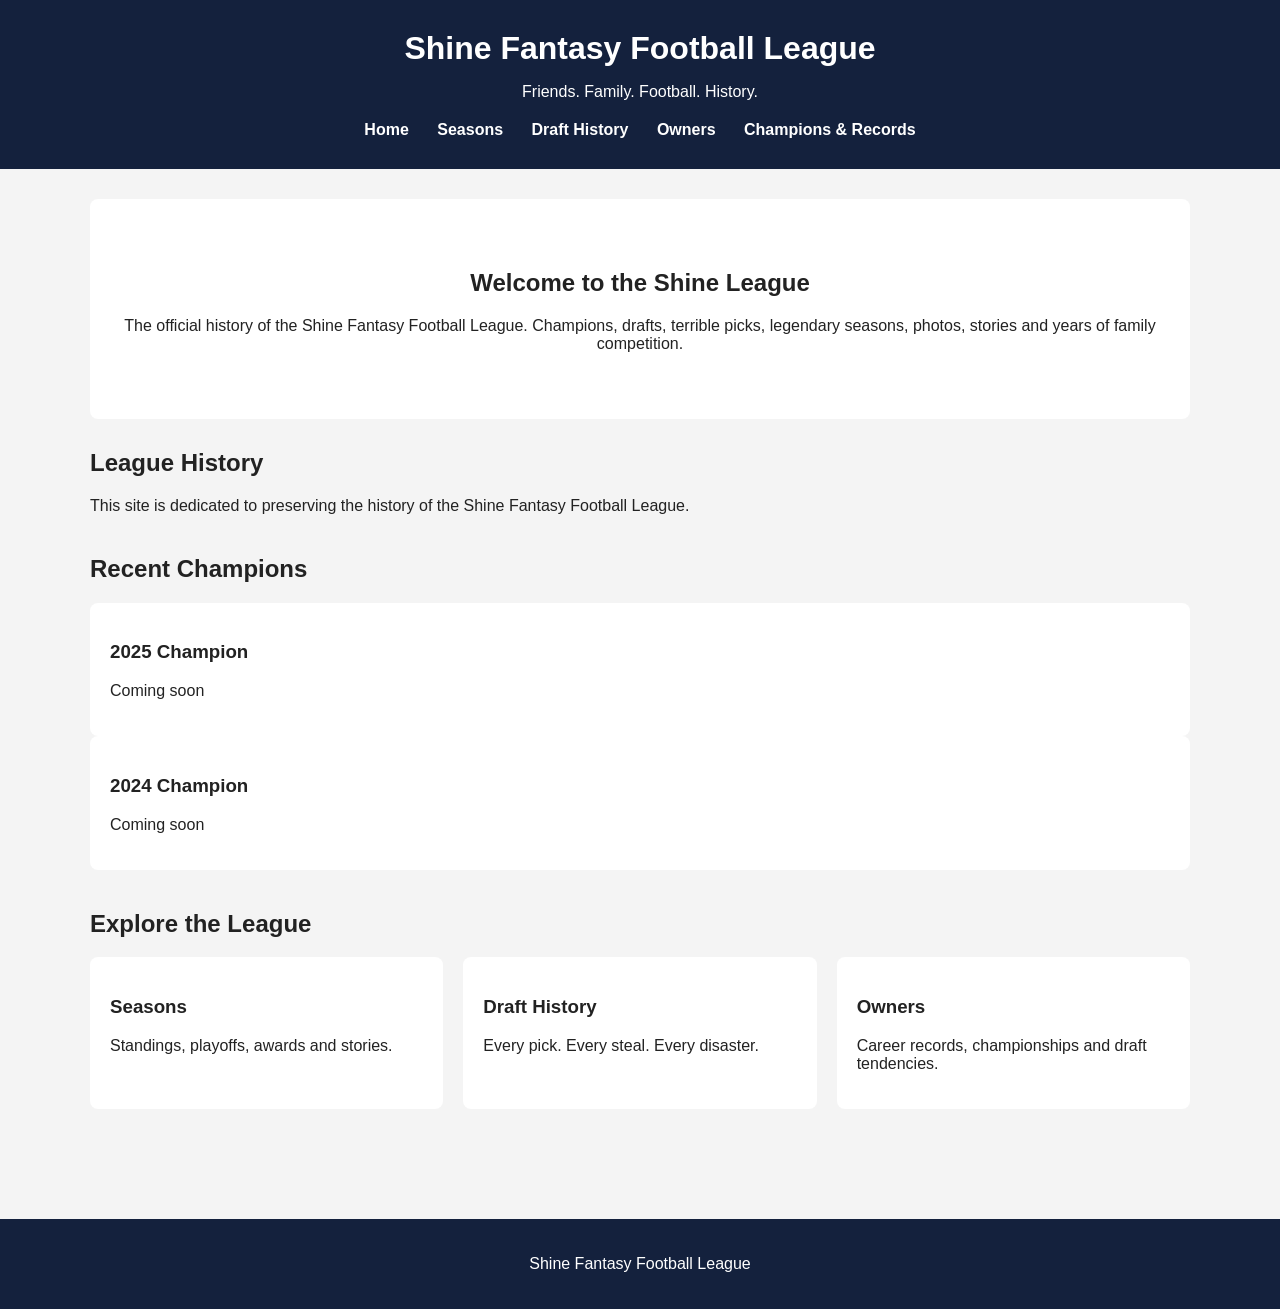
<file: index.html>
<!DOCTYPE html>
<html lang="en">
<head>
  <meta charset="UTF-8">
  <meta name="viewport" content="width=device-width, initial-scale=1.0">

  <title>Shine Fantasy Football League</title>

  <link rel="stylesheet" href="style.css">
</head>

<body>

  <header>
    <h1>Shine Fantasy Football League</h1>
    <p>Friends. Family. Football. History.</p>

    <nav>
      <a href="index.html">Home</a>
      <a href="seasons.html">Seasons</a>
      <a href="drafts.html">Draft History</a>
      <a href="owners.html">Owners</a>
      <a href="champions.html">Champions & Records</a>
    </nav>
  </header>

  <main>

    <section class="hero">
      <h2>Welcome to the Shine League</h2>

      <p>
        The official history of the Shine Fantasy Football League.
        Champions, drafts, terrible picks, legendary seasons,
        photos, stories and years of family competition.
      </p>
    </section>

    <section>
      <h2>League History</h2>

      <p>
        This site is dedicated to preserving the history of the
        Shine Fantasy Football League.
      </p>
    </section>

    <section>
      <h2>Recent Champions</h2>

      <div class="card">
        <h3>2025 Champion</h3>
        <p>Coming soon</p>
      </div>

      <div class="card">
        <h3>2024 Champion</h3>
        <p>Coming soon</p>
      </div>
    </section>

    <section>
      <h2>Explore the League</h2>

      <div class="cards">

        <div class="card">
          <h3>Seasons</h3>
          <p>Standings, playoffs, awards and stories.</p>
        </div>

        <div class="card">
          <h3>Draft History</h3>
          <p>Every pick. Every steal. Every disaster.</p>
        </div>

        <div class="card">
          <h3>Owners</h3>
          <p>Career records, championships and draft tendencies.</p>
        </div>

      </div>
    </section>

  </main>

  <footer>
    <p>Shine Fantasy Football League</p>
  </footer>

</body>
</html>
</file>
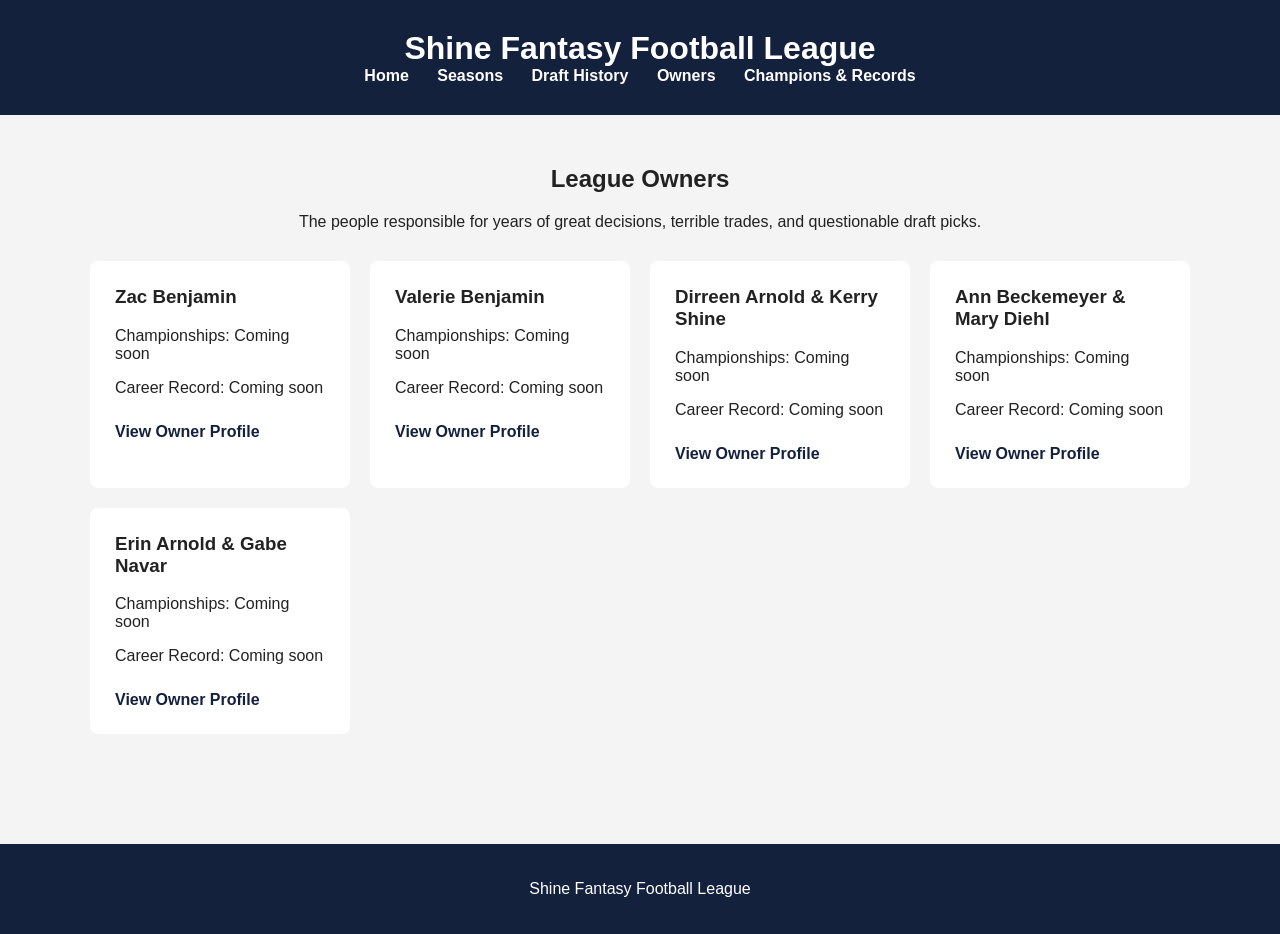
<file: owners.html>
<!DOCTYPE html>
<html lang="en">
<head>
  <meta charset="UTF-8">
  <meta name="viewport" content="width=device-width, initial-scale=1.0">
  <title>Owners | Shine Fantasy Football League</title>
  <link rel="stylesheet" href="style.css">
</head>

<body>

  <header>
    <h1>Shine Fantasy Football League</h1>

    <nav>
      <a href="index.html">Home</a>
      <a href="seasons.html">Seasons</a>
      <a href="drafts.html">Draft History</a>
      <a href="owners.html">Owners</a>
      <a href="champions.html">Champions & Records</a>
    </nav>
  </header>

  <main>

    <section class="page-title">
      <h2>League Owners</h2>
      <p>The people responsible for years of great decisions, terrible trades, and questionable draft picks.</p>
    </section>

    <section class="owner-grid">

      <div class="owner-card">
        <h3>Zac Benjamin</h3>
        <p>Championships: Coming soon</p>
        <p>Career Record: Coming soon</p>
        <a href="owners/zac.html">View Owner Profile</a>
      </div>

      <div class="owner-card">
        <h3>Valerie Benjamin</h3>
        <p>Championships: Coming soon</p>
        <p>Career Record: Coming soon</p>
        <a href="owners/valerie.html">View Owner Profile</a>
      </div>

      <div class="owner-card">
        <h3>Dirreen Arnold & Kerry Shine</h3>
        <p>Championships: Coming soon</p>
        <p>Career Record: Coming soon</p>
        <a href="owners/dirreen-kerry.html">View Owner Profile</a>
      </div>

      <div class="owner-card">
        <h3>Ann Beckemeyer & Mary Diehl</h3>
        <p>Championships: Coming soon</p>
        <p>Career Record: Coming soon</p>
        <a href="owners/ann-mary.html">View Owner Profile</a>
      </div>

      <div class="owner-card">
        <h3>Erin Arnold & Gabe Navar</h3>
        <p>Championships: Coming soon</p>
        <p>Career Record: Coming soon</p>
        <a href="owners/erin-gabe.html">View Owner Profile</a>
      </div>

    </section>

  </main>

  <footer>
    <p>Shine Fantasy Football League</p>
  </footer>

</body>
</html>
</file>
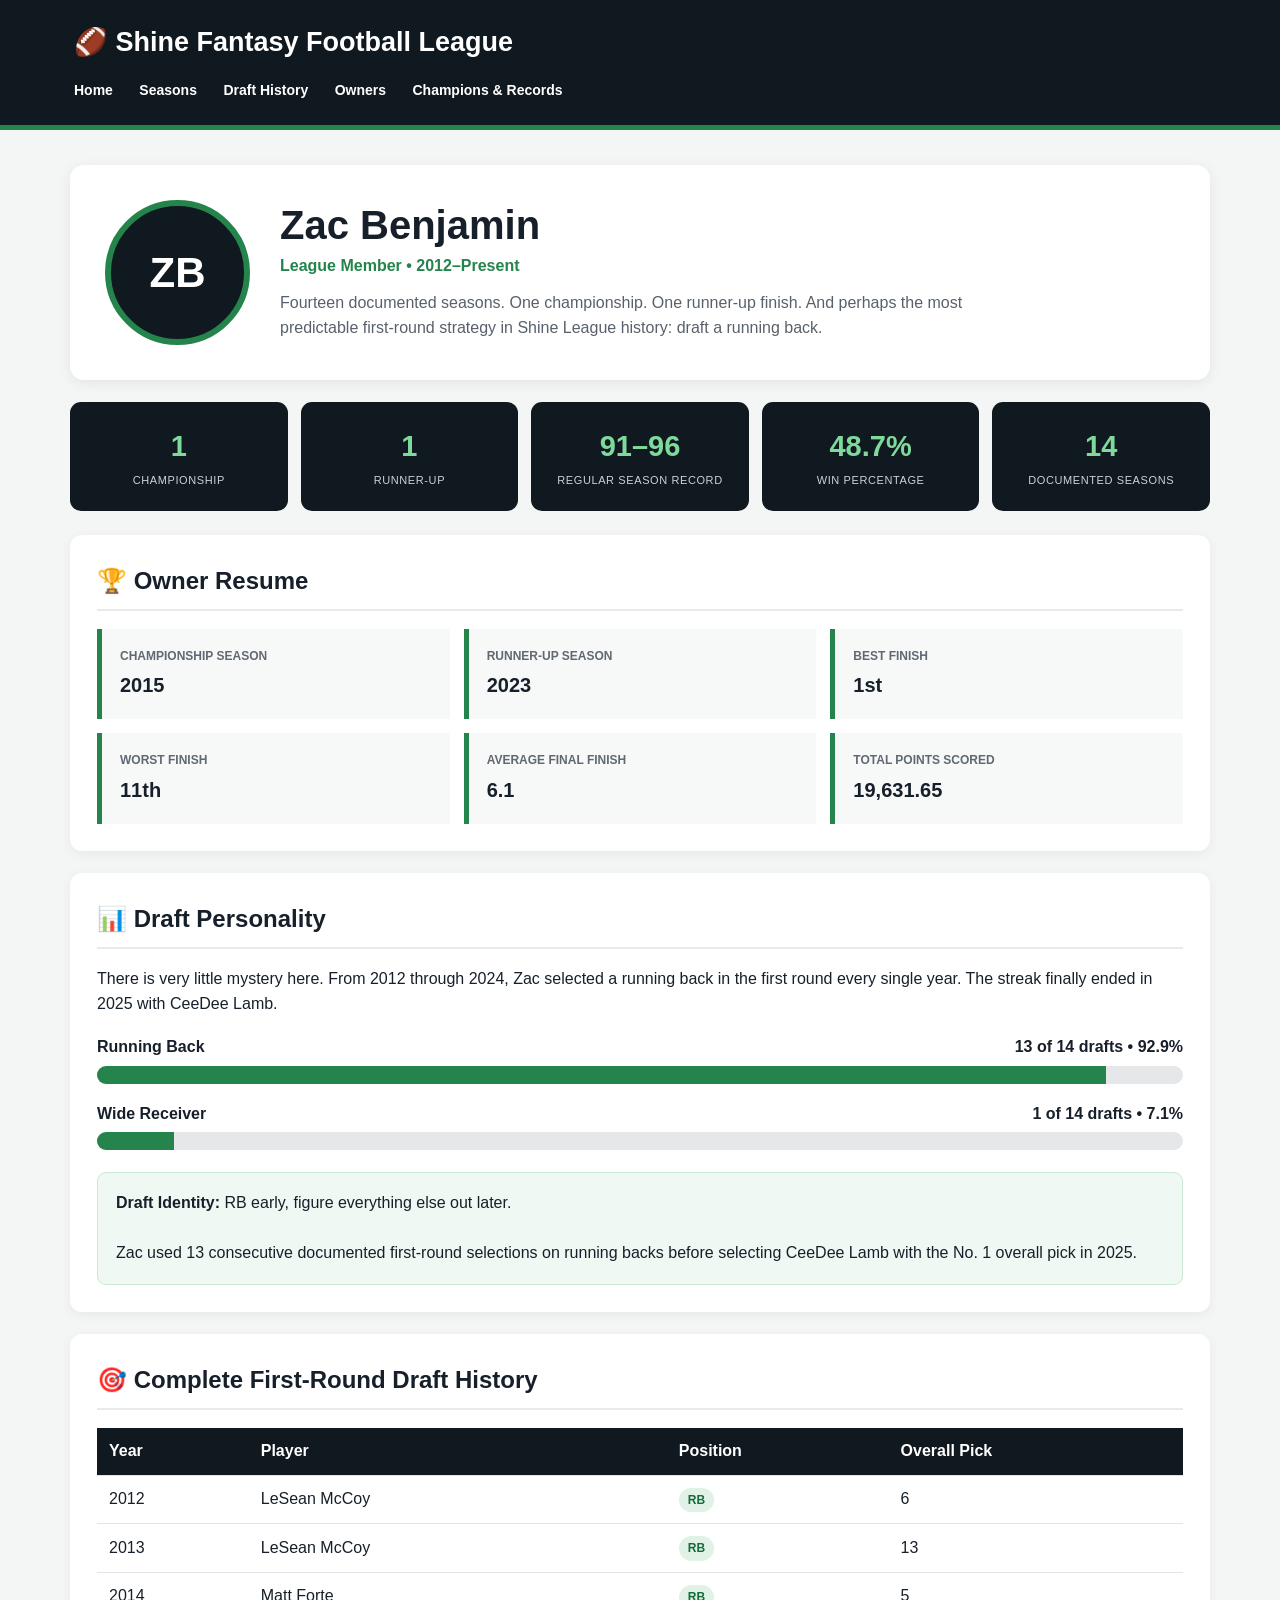
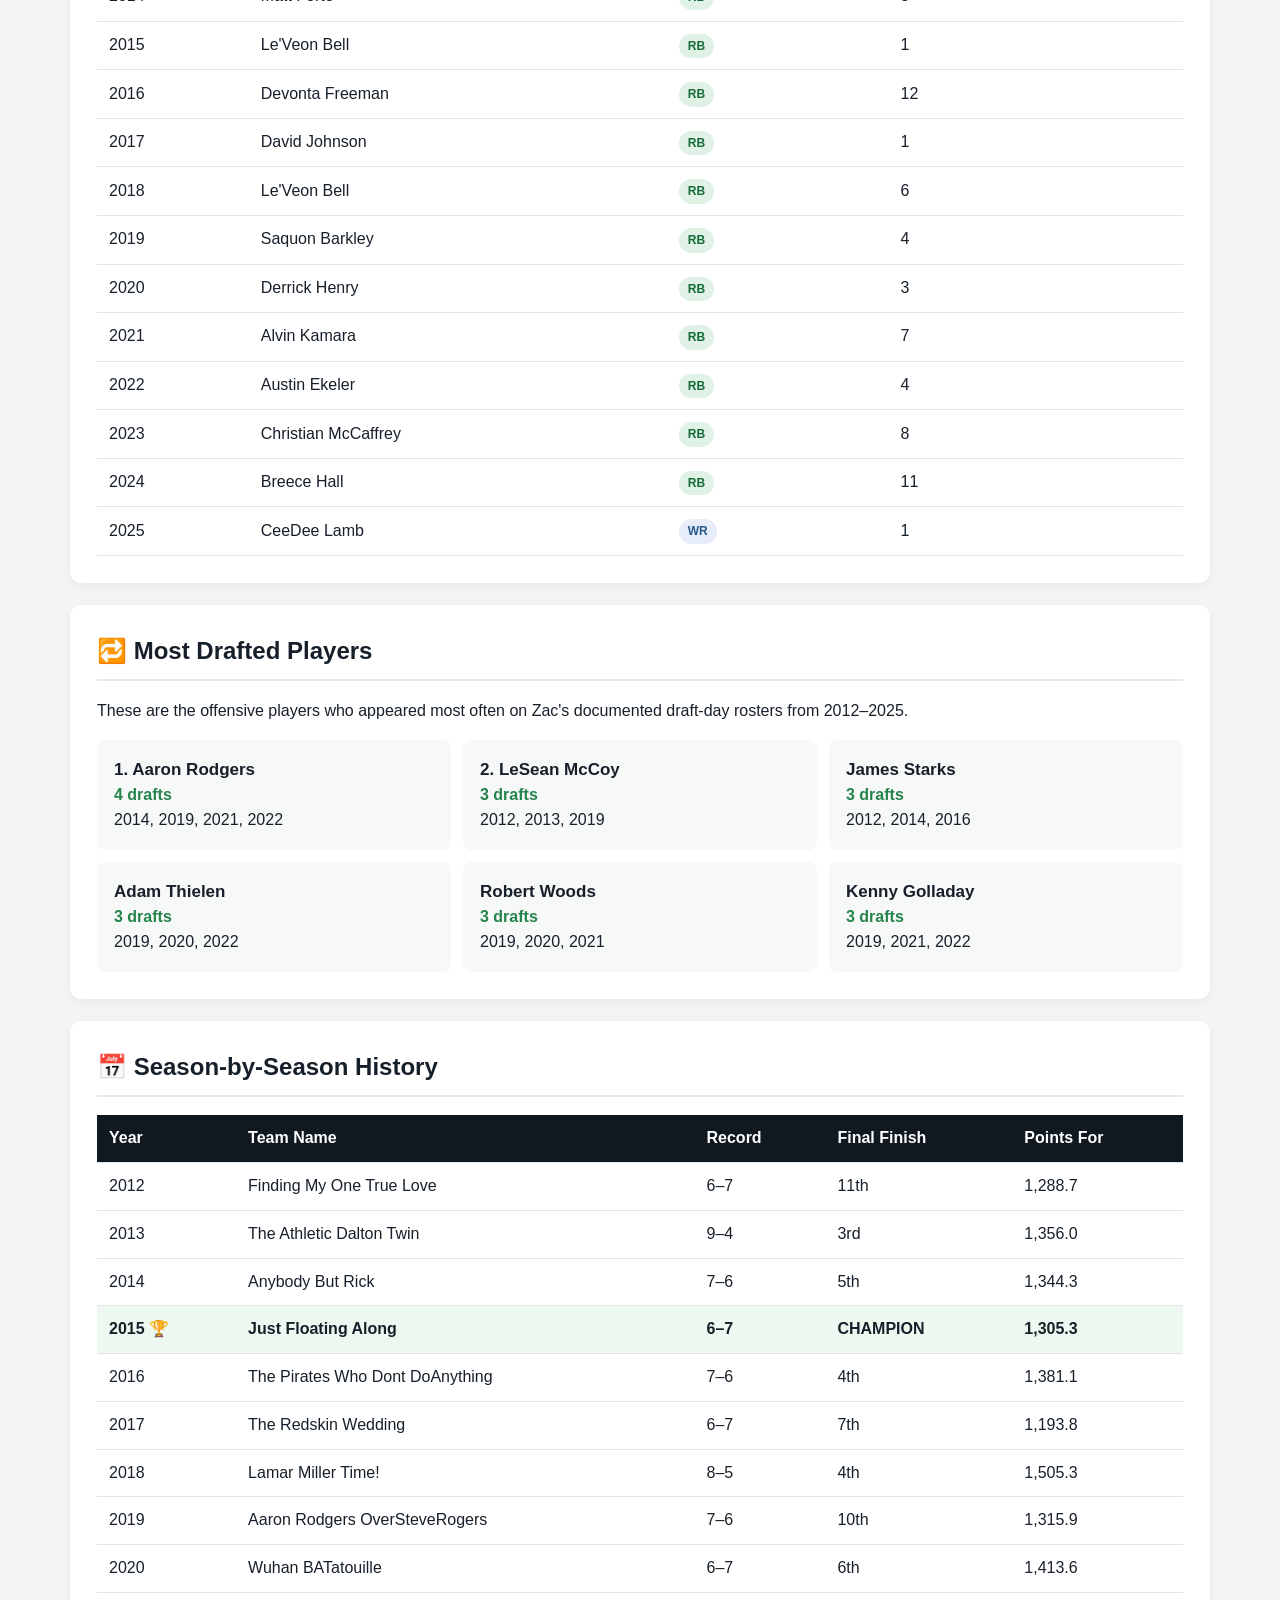
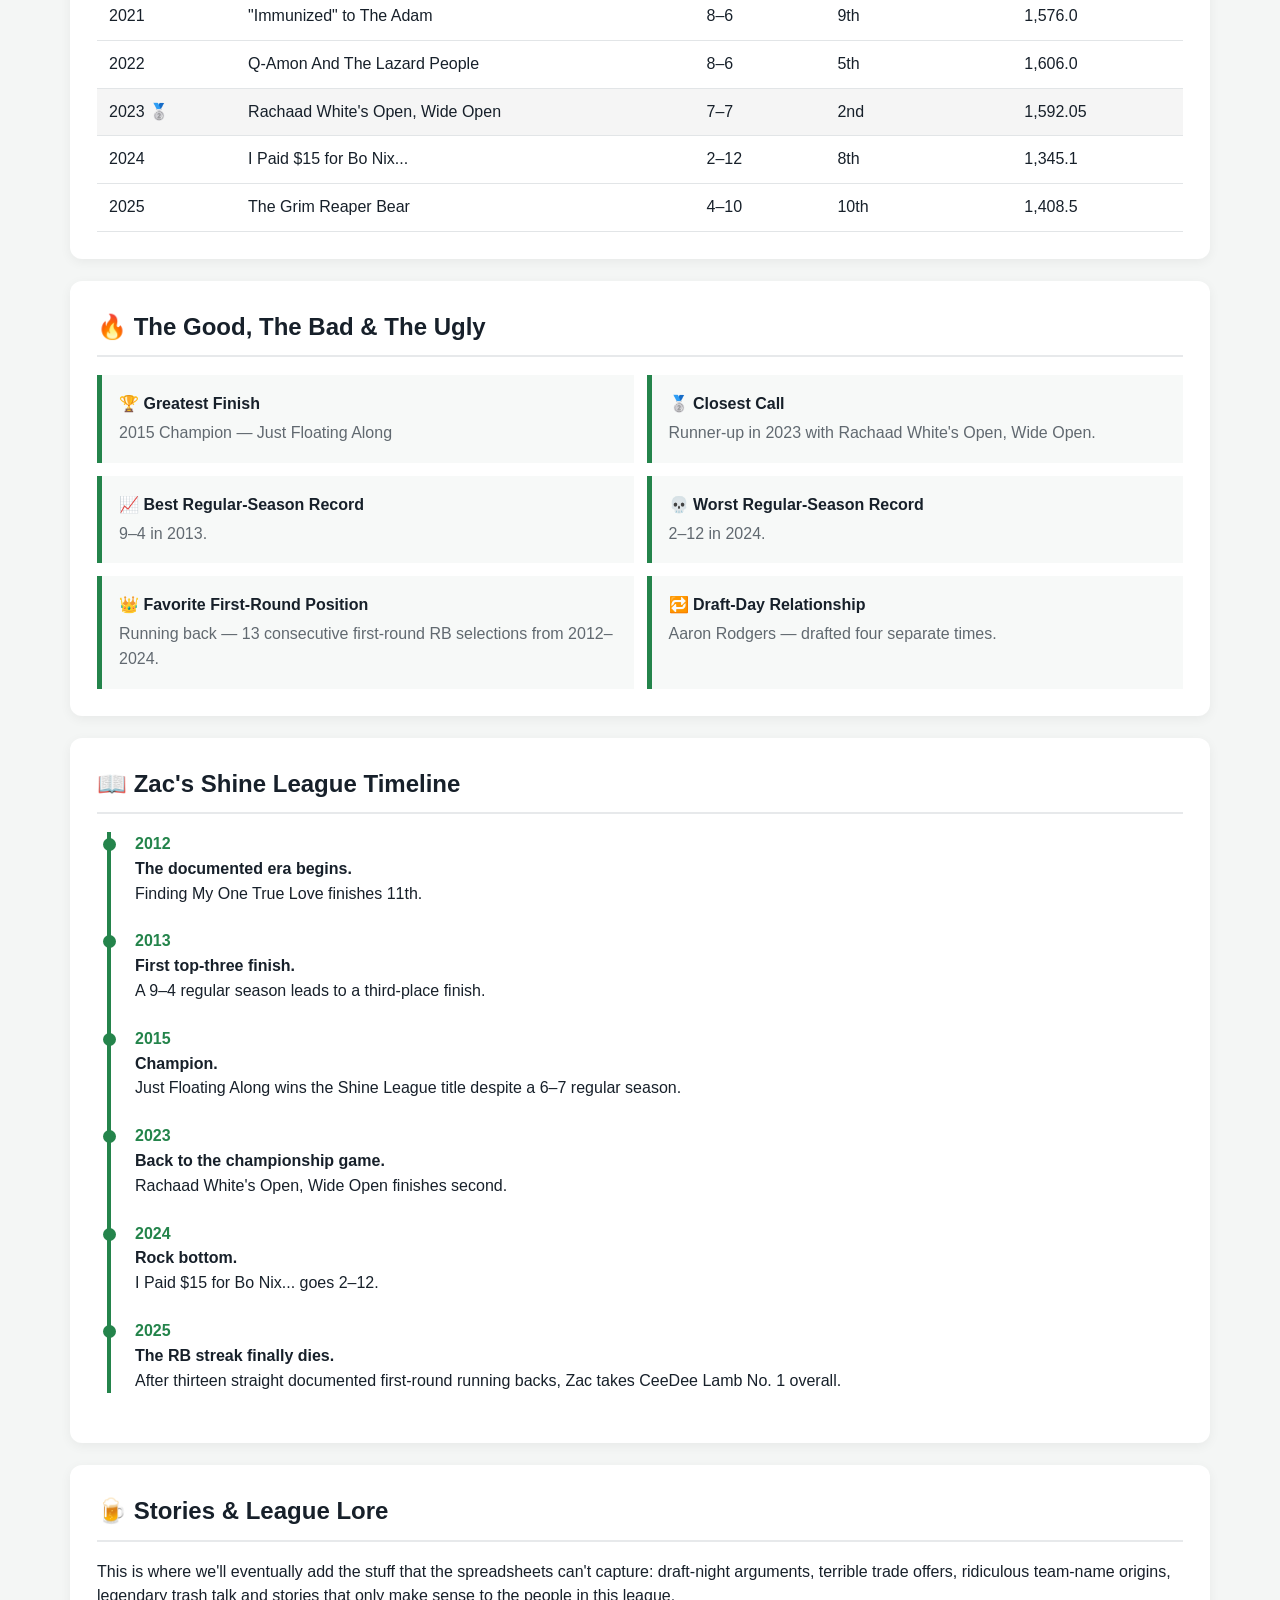
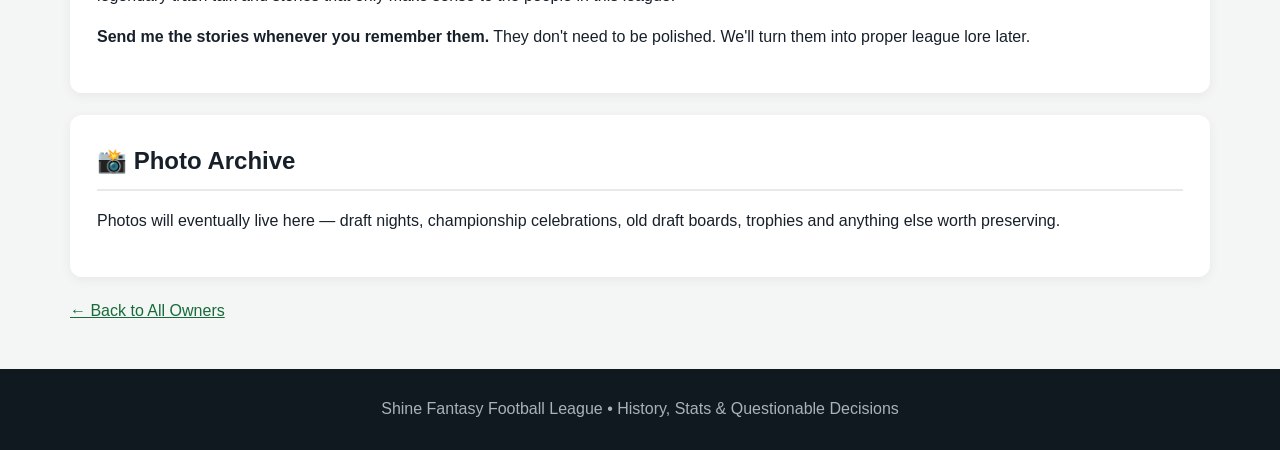
<file: owners/zac.html>
<!DOCTYPE html>
<html lang="en">

<head>
<meta charset="UTF-8">
<meta name="viewport" content="width=device-width, initial-scale=1.0">

<title>Zac Benjamin | Shine Fantasy Football League</title>

<style>

* {
  box-sizing: border-box;
}

body {
  margin: 0;
  font-family: Arial, Helvetica, sans-serif;
  background: #f4f6f5;
  color: #17202a;
  line-height: 1.55;
}

a {
  color: #176b3a;
}

/* HEADER */

header {
  background: #101820;
  color: white;
  border-bottom: 5px solid #24844b;
}

.header-inner {
  max-width: 1180px;
  margin: auto;
  padding: 22px 24px;
}

header h1 {
  margin: 0;
  font-size: 27px;
}

nav {
  margin-top: 14px;
}

nav a {
  color: white;
  text-decoration: none;
  margin-right: 22px;
  font-size: 14px;
  font-weight: bold;
}

nav a:hover {
  color: #7ed99b;
}

/* MAIN */

main {
  max-width: 1180px;
  margin: 35px auto;
  padding: 0 20px;
}

/* OWNER HERO */

.owner-hero {
  background: #fff;
  border-radius: 14px;
  padding: 35px;
  display: flex;
  align-items: center;
  gap: 30px;
  box-shadow: 0 3px 14px rgba(0,0,0,.07);
  margin-bottom: 22px;
}

.owner-photo {
  width: 145px;
  height: 145px;
  border-radius: 50%;
  background: #101820;
  color: white;
  border: 6px solid #24844b;
  display: flex;
  align-items: center;
  justify-content: center;
  font-size: 42px;
  font-weight: bold;
  flex-shrink: 0;
}

.owner-info h2 {
  font-size: 40px;
  margin: 0;
  line-height: 1.1;
}

.owner-subtitle {
  color: #24844b;
  font-weight: bold;
  margin-top: 7px;
}

.owner-description {
  max-width: 740px;
  color: #58616b;
  margin-top: 12px;
}

/* TOP STATS */

.stats {
  display: grid;
  grid-template-columns: repeat(5, 1fr);
  gap: 13px;
  margin-bottom: 24px;
}

.stat {
  background: #101820;
  color: white;
  padding: 22px 15px;
  border-radius: 11px;
  text-align: center;
}

.stat-number {
  display: block;
  color: #7ed99b;
  font-size: 29px;
  font-weight: bold;
}

.stat-label {
  display: block;
  margin-top: 3px;
  font-size: 11px;
  color: #cbd2d8;
  text-transform: uppercase;
  letter-spacing: .6px;
}

/* CARDS */

.card {
  background: white;
  border-radius: 12px;
  padding: 27px;
  margin-bottom: 22px;
  box-shadow: 0 3px 12px rgba(0,0,0,.055);
}

.card h2 {
  margin: 0 0 18px;
  padding-bottom: 10px;
  border-bottom: 2px solid #e7e9eb;
}

.card h3 {
  margin-top: 0;
}

.two-column {
  display: grid;
  grid-template-columns: 1fr 1fr;
  gap: 24px;
}

/* RESUME */

.resume-grid {
  display: grid;
  grid-template-columns: repeat(3, 1fr);
  gap: 14px;
}

.resume-item {
  padding: 18px;
  background: #f7f9f8;
  border-left: 5px solid #24844b;
}

.resume-title {
  color: #606971;
  font-size: 12px;
  text-transform: uppercase;
  font-weight: bold;
}

.resume-value {
  margin-top: 5px;
  font-size: 20px;
  font-weight: bold;
}

/* DRAFT PERSONALITY */

.position-row {
  margin: 18px 0;
}

.position-label {
  display: flex;
  justify-content: space-between;
  font-weight: bold;
  margin-bottom: 6px;
}

.bar {
  height: 18px;
  background: #e5e7e9;
  border-radius: 10px;
  overflow: hidden;
}

.bar-fill {
  height: 100%;
  background: #24844b;
}

.draft-callout {
  margin-top: 22px;
  background: #eff8f2;
  border: 1px solid #cae8d3;
  border-radius: 9px;
  padding: 18px;
}

/* TABLE */

.table-wrap {
  overflow-x: auto;
}

table {
  width: 100%;
  border-collapse: collapse;
  min-width: 680px;
}

th {
  background: #101820;
  color: white;
  text-align: left;
}

th,
td {
  padding: 11px 12px;
  border-bottom: 1px solid #e2e5e7;
}

tbody tr:hover {
  background: #f6f8f7;
}

.champion-row {
  background: #edf8f0;
  font-weight: bold;
}

.runner-row {
  background: #f5f5f5;
}

/* PILLS */

.pill {
  display: inline-block;
  border-radius: 20px;
  padding: 3px 9px;
  font-size: 12px;
  font-weight: bold;
}

.rb {
  background: #dff2e5;
  color: #176b3a;
}

.wr {
  background: #e6edf8;
  color: #28588c;
}

/* MOST DRAFTED */

.player-list {
  display: grid;
  grid-template-columns: repeat(3, 1fr);
  gap: 12px;
}

.player-box {
  background: #f7f9f8;
  border-radius: 8px;
  padding: 17px;
}

.player-box strong {
  font-size: 17px;
}

.draft-count {
  color: #24844b;
  font-weight: bold;
}

/* BEST / WORST */

.awards {
  display: grid;
  grid-template-columns: repeat(2, 1fr);
  gap: 13px;
}

.award {
  background: #f7f9f8;
  border-left: 5px solid #24844b;
  padding: 17px;
}

.award-title {
  font-weight: bold;
}

.award-text {
  color: #616970;
  margin-top: 4px;
}

/* TIMELINE */

.timeline {
  border-left: 4px solid #24844b;
  margin-left: 10px;
  padding-left: 24px;
}

.timeline-item {
  margin-bottom: 23px;
  position: relative;
}

.timeline-item:before {
  content: "";
  width: 13px;
  height: 13px;
  background: #24844b;
  border-radius: 50%;
  position: absolute;
  left: -32px;
  top: 6px;
}

.timeline-year {
  font-weight: bold;
  color: #24844b;
}

/* FOOTER */

footer {
  margin-top: 45px;
  background: #101820;
  color: #aab2b9;
  text-align: center;
  padding: 28px;
}

/* MOBILE */

@media (max-width: 900px) {

  .stats {
    grid-template-columns: repeat(2, 1fr);
  }

  .resume-grid {
    grid-template-columns: 1fr;
  }

  .player-list {
    grid-template-columns: 1fr 1fr;
  }

}

@media (max-width: 650px) {

  .owner-hero {
    flex-direction: column;
    text-align: center;
  }

  .owner-info h2 {
    font-size: 34px;
  }

  .stats {
    grid-template-columns: 1fr 1fr;
  }

  .two-column,
  .awards,
  .player-list {
    grid-template-columns: 1fr;
  }

  nav a {
    display: inline-block;
    margin-bottom: 8px;
  }

}

</style>
</head>


<body>

<header>
  <div class="header-inner">

    <h1>🏈 Shine Fantasy Football League</h1>

    <nav>
      <a href="../index.html">Home</a>
      <a href="../seasons.html">Seasons</a>
      <a href="../drafts.html">Draft History</a>
      <a href="../owners.html">Owners</a>
      <a href="../champions.html">Champions & Records</a>
    </nav>

  </div>
</header>


<main>


<!-- OWNER HEADER -->

<section class="owner-hero">

  <div class="owner-photo">
    ZB
  </div>

  <div class="owner-info">

    <h2>Zac Benjamin</h2>

    <div class="owner-subtitle">
      League Member • 2012–Present
    </div>

    <div class="owner-description">
      Fourteen documented seasons. One championship. One runner-up finish.
      And perhaps the most predictable first-round strategy in Shine League
      history: draft a running back.
    </div>

  </div>

</section>


<!-- CAREER STATS -->

<section class="stats">

  <div class="stat">
    <span class="stat-number">1</span>
    <span class="stat-label">Championship</span>
  </div>

  <div class="stat">
    <span class="stat-number">1</span>
    <span class="stat-label">Runner-Up</span>
  </div>

  <div class="stat">
    <span class="stat-number">91–96</span>
    <span class="stat-label">Regular Season Record</span>
  </div>

  <div class="stat">
    <span class="stat-number">48.7%</span>
    <span class="stat-label">Win Percentage</span>
  </div>

  <div class="stat">
    <span class="stat-number">14</span>
    <span class="stat-label">Documented Seasons</span>
  </div>

</section>


<!-- RESUME -->

<section class="card">

  <h2>🏆 Owner Resume</h2>

  <div class="resume-grid">

    <div class="resume-item">
      <div class="resume-title">Championship Season</div>
      <div class="resume-value">2015</div>
    </div>

    <div class="resume-item">
      <div class="resume-title">Runner-Up Season</div>
      <div class="resume-value">2023</div>
    </div>

    <div class="resume-item">
      <div class="resume-title">Best Finish</div>
      <div class="resume-value">1st</div>
    </div>

    <div class="resume-item">
      <div class="resume-title">Worst Finish</div>
      <div class="resume-value">11th</div>
    </div>

    <div class="resume-item">
      <div class="resume-title">Average Final Finish</div>
      <div class="resume-value">6.1</div>
    </div>

    <div class="resume-item">
      <div class="resume-title">Total Points Scored</div>
      <div class="resume-value">19,631.65</div>
    </div>

  </div>

</section>


<!-- DRAFT PERSONALITY -->

<section class="card">

  <h2>📊 Draft Personality</h2>

  <p>
    There is very little mystery here. From 2012 through 2024,
    Zac selected a running back in the first round every single year.
    The streak finally ended in 2025 with CeeDee Lamb.
  </p>

  <div class="position-row">

    <div class="position-label">
      <span>Running Back</span>
      <span>13 of 14 drafts • 92.9%</span>
    </div>

    <div class="bar">
      <div class="bar-fill" style="width:92.9%"></div>
    </div>

  </div>

  <div class="position-row">

    <div class="position-label">
      <span>Wide Receiver</span>
      <span>1 of 14 drafts • 7.1%</span>
    </div>

    <div class="bar">
      <div class="bar-fill" style="width:7.1%"></div>
    </div>

  </div>

  <div class="draft-callout">

    <strong>Draft Identity:</strong>
    RB early, figure everything else out later.

    <br><br>

    Zac used 13 consecutive documented first-round selections on running backs
    before selecting CeeDee Lamb with the No. 1 overall pick in 2025.

  </div>

</section>


<!-- FIRST ROUND HISTORY -->

<section class="card">

<h2>🎯 Complete First-Round Draft History</h2>

<div class="table-wrap">

<table>

<thead>
<tr>
  <th>Year</th>
  <th>Player</th>
  <th>Position</th>
  <th>Overall Pick</th>
</tr>
</thead>

<tbody>

<tr>
<td>2012</td>
<td>LeSean McCoy</td>
<td><span class="pill rb">RB</span></td>
<td>6</td>
</tr>

<tr>
<td>2013</td>
<td>LeSean McCoy</td>
<td><span class="pill rb">RB</span></td>
<td>13</td>
</tr>

<tr>
<td>2014</td>
<td>Matt Forte</td>
<td><span class="pill rb">RB</span></td>
<td>5</td>
</tr>

<tr>
<td>2015</td>
<td>Le'Veon Bell</td>
<td><span class="pill rb">RB</span></td>
<td>1</td>
</tr>

<tr>
<td>2016</td>
<td>Devonta Freeman</td>
<td><span class="pill rb">RB</span></td>
<td>12</td>
</tr>

<tr>
<td>2017</td>
<td>David Johnson</td>
<td><span class="pill rb">RB</span></td>
<td>1</td>
</tr>

<tr>
<td>2018</td>
<td>Le'Veon Bell</td>
<td><span class="pill rb">RB</span></td>
<td>6</td>
</tr>

<tr>
<td>2019</td>
<td>Saquon Barkley</td>
<td><span class="pill rb">RB</span></td>
<td>4</td>
</tr>

<tr>
<td>2020</td>
<td>Derrick Henry</td>
<td><span class="pill rb">RB</span></td>
<td>3</td>
</tr>

<tr>
<td>2021</td>
<td>Alvin Kamara</td>
<td><span class="pill rb">RB</span></td>
<td>7</td>
</tr>

<tr>
<td>2022</td>
<td>Austin Ekeler</td>
<td><span class="pill rb">RB</span></td>
<td>4</td>
</tr>

<tr>
<td>2023</td>
<td>Christian McCaffrey</td>
<td><span class="pill rb">RB</span></td>
<td>8</td>
</tr>

<tr>
<td>2024</td>
<td>Breece Hall</td>
<td><span class="pill rb">RB</span></td>
<td>11</td>
</tr>

<tr>
<td>2025</td>
<td>CeeDee Lamb</td>
<td><span class="pill wr">WR</span></td>
<td>1</td>
</tr>

</tbody>

</table>

</div>

</section>


<!-- MOST DRAFTED -->

<section class="card">

<h2>🔁 Most Drafted Players</h2>

<p>
  These are the offensive players who appeared most often on Zac's
  documented draft-day rosters from 2012–2025.
</p>

<div class="player-list">

  <div class="player-box">
    <strong>1. Aaron Rodgers</strong><br>
    <span class="draft-count">4 drafts</span><br>
    2014, 2019, 2021, 2022
  </div>

  <div class="player-box">
    <strong>2. LeSean McCoy</strong><br>
    <span class="draft-count">3 drafts</span><br>
    2012, 2013, 2019
  </div>

  <div class="player-box">
    <strong>James Starks</strong><br>
    <span class="draft-count">3 drafts</span><br>
    2012, 2014, 2016
  </div>

  <div class="player-box">
    <strong>Adam Thielen</strong><br>
    <span class="draft-count">3 drafts</span><br>
    2019, 2020, 2022
  </div>

  <div class="player-box">
    <strong>Robert Woods</strong><br>
    <span class="draft-count">3 drafts</span><br>
    2019, 2020, 2021
  </div>

  <div class="player-box">
    <strong>Kenny Golladay</strong><br>
    <span class="draft-count">3 drafts</span><br>
    2019, 2021, 2022
  </div>

</div>

</section>


<!-- SEASON HISTORY -->

<section class="card">

<h2>📅 Season-by-Season History</h2>

<div class="table-wrap">

<table>

<thead>
<tr>
  <th>Year</th>
  <th>Team Name</th>
  <th>Record</th>
  <th>Final Finish</th>
  <th>Points For</th>
</tr>
</thead>

<tbody>

<tr>
<td>2012</td>
<td>Finding My One True Love</td>
<td>6–7</td>
<td>11th</td>
<td>1,288.7</td>
</tr>

<tr>
<td>2013</td>
<td>The Athletic Dalton Twin</td>
<td>9–4</td>
<td>3rd</td>
<td>1,356.0</td>
</tr>

<tr>
<td>2014</td>
<td>Anybody But Rick</td>
<td>7–6</td>
<td>5th</td>
<td>1,344.3</td>
</tr>

<tr class="champion-row">
<td>2015 🏆</td>
<td>Just Floating Along</td>
<td>6–7</td>
<td>CHAMPION</td>
<td>1,305.3</td>
</tr>

<tr>
<td>2016</td>
<td>The Pirates Who Dont DoAnything</td>
<td>7–6</td>
<td>4th</td>
<td>1,381.1</td>
</tr>

<tr>
<td>2017</td>
<td>The Redskin Wedding</td>
<td>6–7</td>
<td>7th</td>
<td>1,193.8</td>
</tr>

<tr>
<td>2018</td>
<td>Lamar Miller Time!</td>
<td>8–5</td>
<td>4th</td>
<td>1,505.3</td>
</tr>

<tr>
<td>2019</td>
<td>Aaron Rodgers OverSteveRogers</td>
<td>7–6</td>
<td>10th</td>
<td>1,315.9</td>
</tr>

<tr>
<td>2020</td>
<td>Wuhan BATatouille</td>
<td>6–7</td>
<td>6th</td>
<td>1,413.6</td>
</tr>

<tr>
<td>2021</td>
<td>"Immunized" to The Adam</td>
<td>8–6</td>
<td>9th</td>
<td>1,576.0</td>
</tr>

<tr>
<td>2022</td>
<td>Q-Amon And The Lazard People</td>
<td>8–6</td>
<td>5th</td>
<td>1,606.0</td>
</tr>

<tr class="runner-row">
<td>2023 🥈</td>
<td>Rachaad White's Open, Wide Open</td>
<td>7–7</td>
<td>2nd</td>
<td>1,592.05</td>
</tr>

<tr>
<td>2024</td>
<td>I Paid $15 for Bo Nix...</td>
<td>2–12</td>
<td>8th</td>
<td>1,345.1</td>
</tr>

<tr>
<td>2025</td>
<td>The Grim Reaper Bear</td>
<td>4–10</td>
<td>10th</td>
<td>1,408.5</td>
</tr>

</tbody>

</table>

</div>

</section>


<!-- BEST / WORST -->

<section class="card">

<h2>🔥 The Good, The Bad & The Ugly</h2>

<div class="awards">

  <div class="award">
    <div class="award-title">🏆 Greatest Finish</div>
    <div class="award-text">
      2015 Champion — Just Floating Along
    </div>
  </div>

  <div class="award">
    <div class="award-title">🥈 Closest Call</div>
    <div class="award-text">
      Runner-up in 2023 with Rachaad White's Open, Wide Open.
    </div>
  </div>

  <div class="award">
    <div class="award-title">📈 Best Regular-Season Record</div>
    <div class="award-text">
      9–4 in 2013.
    </div>
  </div>

  <div class="award">
    <div class="award-title">💀 Worst Regular-Season Record</div>
    <div class="award-text">
      2–12 in 2024.
    </div>
  </div>

  <div class="award">
    <div class="award-title">👑 Favorite First-Round Position</div>
    <div class="award-text">
      Running back — 13 consecutive first-round RB selections from 2012–2024.
    </div>
  </div>

  <div class="award">
    <div class="award-title">🔁 Draft-Day Relationship</div>
    <div class="award-text">
      Aaron Rodgers — drafted four separate times.
    </div>
  </div>

</div>

</section>


<!-- TIMELINE -->

<section class="card">

<h2>📖 Zac's Shine League Timeline</h2>

<div class="timeline">

  <div class="timeline-item">
    <div class="timeline-year">2012</div>
    <strong>The documented era begins.</strong><br>
    Finding My One True Love finishes 11th.
  </div>

  <div class="timeline-item">
    <div class="timeline-year">2013</div>
    <strong>First top-three finish.</strong><br>
    A 9–4 regular season leads to a third-place finish.
  </div>

  <div class="timeline-item">
    <div class="timeline-year">2015</div>
    <strong>Champion.</strong><br>
    Just Floating Along wins the Shine League title despite a 6–7 regular season.
  </div>

  <div class="timeline-item">
    <div class="timeline-year">2023</div>
    <strong>Back to the championship game.</strong><br>
    Rachaad White's Open, Wide Open finishes second.
  </div>

  <div class="timeline-item">
    <div class="timeline-year">2024</div>
    <strong>Rock bottom.</strong><br>
    I Paid $15 for Bo Nix... goes 2–12.
  </div>

  <div class="timeline-item">
    <div class="timeline-year">2025</div>
    <strong>The RB streak finally dies.</strong><br>
    After thirteen straight documented first-round running backs,
    Zac takes CeeDee Lamb No. 1 overall.
  </div>

</div>

</section>


<!-- STORIES -->

<section class="card">

<h2>🍺 Stories & League Lore</h2>

<p>
  This is where we'll eventually add the stuff that the spreadsheets can't capture:
  draft-night arguments, terrible trade offers, ridiculous team-name origins,
  legendary trash talk and stories that only make sense to the people in this league.
</p>

<p>
  <strong>Send me the stories whenever you remember them.</strong>
  They don't need to be polished. We'll turn them into proper league lore later.
</p>

</section>


<!-- PHOTO ARCHIVE -->

<section class="card">

<h2>📸 Photo Archive</h2>

<p>
  Photos will eventually live here — draft nights, championship celebrations,
  old draft boards, trophies and anything else worth preserving.
</p>

</section>


<p>
  <a href="../owners.html">← Back to All Owners</a>
</p>


</main>


<footer>
  Shine Fantasy Football League • History, Stats & Questionable Decisions
</footer>

</body>

</html>
</file>
<file: style.css>
body {
  margin: 0;
  font-family: Arial, sans-serif;
  background: #f4f4f4;
  color: #222;
}

header {
  background: #14213d;
  color: white;
  padding: 30px 20px;
  text-align: center;
}

header h1 {
  margin: 0;
}

header p {
  margin-bottom: 20px;
}

nav a {
  color: white;
  text-decoration: none;
  margin: 0 12px;
  font-weight: bold;
}

nav a:hover {
  text-decoration: underline;
}

main {
  max-width: 1100px;
  margin: auto;
  padding: 30px 20px;
}

.hero {
  background: white;
  padding: 50px 30px;
  text-align: center;
  border-radius: 8px;
  margin-bottom: 30px;
}

section {
  margin-bottom: 40px;
}

.cards {
  display: flex;
  gap: 20px;
  flex-wrap: wrap;
}

.card {
  background: white;
  padding: 20px;
  border-radius: 8px;
  flex: 1;
  min-width: 200px;
}

footer {
  background: #14213d;
  color: white;
  text-align: center;
  padding: 20px;
  margin-top: 40px;
}
.page-title {
  text-align: center;
  margin-bottom: 30px;
}

.owner-grid {
  display: grid;
  grid-template-columns: repeat(auto-fit, minmax(250px, 1fr));
  gap: 20px;
}

.owner-card {
  background: white;
  padding: 25px;
  border-radius: 8px;
}

.owner-card h3 {
  margin-top: 0;
}

.owner-card a {
  display: inline-block;
  margin-top: 10px;
  text-decoration: none;
  font-weight: bold;
  color: #14213d;
}
.owner-profile-header {
  background: white;
  text-align: center;
  padding: 40px 20px;
  border-radius: 8px;
  margin-bottom: 25px;
}

.owner-profile-header h2 {
  font-size: 36px;
  margin-bottom: 5px;
}

.owner-tagline {
  color: #666;
}

.owner-stats {
  display: grid;
  grid-template-columns: repeat(auto-fit, minmax(180px, 1fr));
  gap: 15px;
  margin-bottom: 35px;
}

.stat-card {
  background: white;
  padding: 20px;
  text-align: center;
  border-radius: 8px;
}

.stat-card h3 {
  margin-top: 0;
  font-size: 16px;
}

.stat-card p {
  font-size: 24px;
  font-weight: bold;
}

.profile-section {
  background: white;
  padding: 25px;
  margin-bottom: 20px;
  border-radius: 8px;
}

table {
  width: 100%;
  border-collapse: collapse;
}

th,
td {
  text-align: left;
  padding: 10px;
  border-bottom: 1px solid #ddd;
}
</file>
